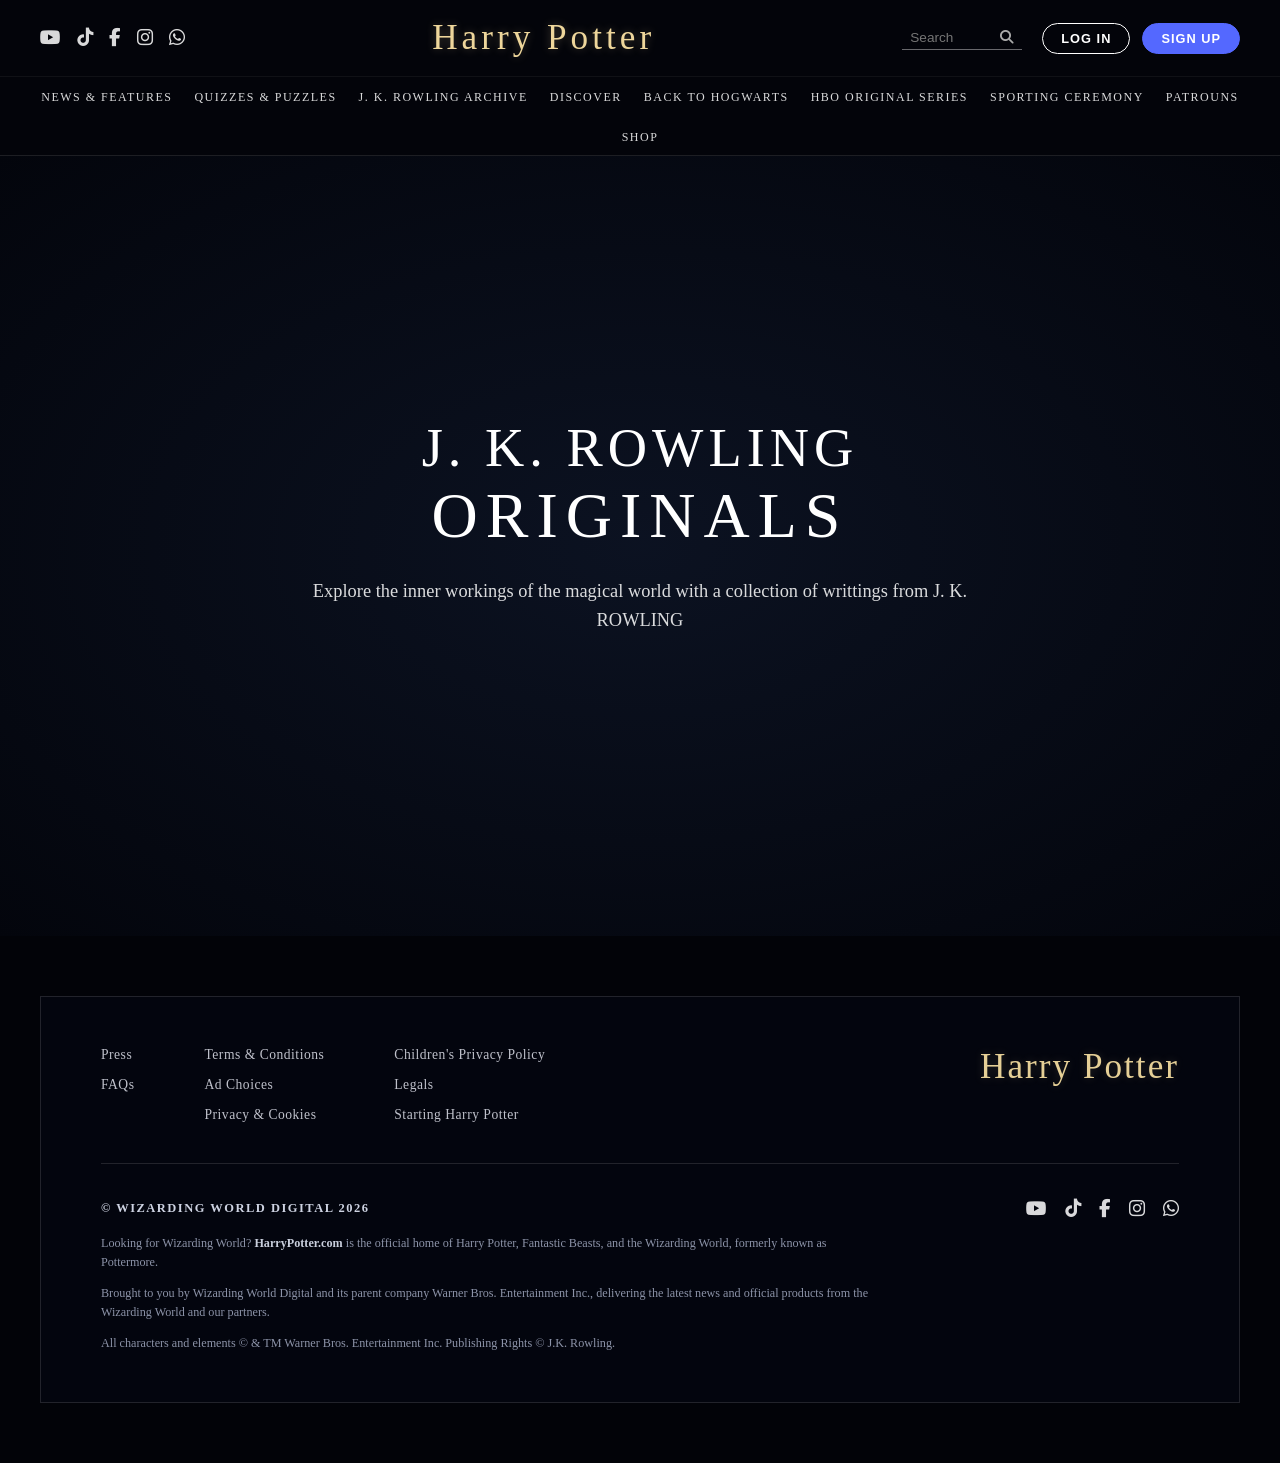
<file: home/index.html>
<!DOCTYPE html>
<html lang="en">

<head>
    <meta charset="UTF-8" />
    <meta name="viewport" content="width=device-width, initial-scale=1.0" />
    <title>Harry Potter | J.K. Rowling Originals</title>
    <link rel="stylesheet" href="style.css" />
    <!-- Font Awesome for Social & Search Icons -->
    <link rel="stylesheet" href="https://cdnjs.cloudflare.com/ajax/libs/font-awesome/6.5.1/css/all.min.css" />
</head>

<body>
    <!-- Header / Navigation -->
    <header class="navbar">
        <div class="top-bar">
            <div class="social-links">
                <a href="#"><i class="fa-brands fa-youtube"></i></a>
                <a href="#"><i class="fa-brands fa-tiktok"></i></a>
                <a href="#"><i class="fa-brands fa-facebook-f"></i></a>
                <a href="#"><i class="fa-brands fa-instagram"></i></a>
                <a href="#"><i class="fa-brands fa-whatsapp"></i></a>
            </div>

            <div class="brand-logo">
                <h1>Harry Potter</h1>
            </div>

            <div class="user-actions">
                <div class="search-box">
                    <input type="text" placeholder="Search" />
                    <i class="fa-solid fa-magnifying-glass"></i>
                </div>
                <button class="btn btn-outline" onclick="window.location.href = 'login.html'">LOG IN</button>
                <button class="btn btn-solid" onclick="window.location.href = 'signup.html'">SIGN UP</button>
            </div>
        </div>
        <nav class="sub-nav">
            <ul>
                <li><a href="#">NEWS & FEATURES</a></li>
                <li><a href="#">QUIZZES & PUZZLES</a></li>
                <li><a href="#">J. K. ROWLING ARCHIVE</a></li>
                <li><a href="#">DISCOVER</a></li>
                <li><a href="#">BACK TO HOGWARTS</a></li>
                <li><a href="#">HBO ORIGINAL SERIES</a></li>
                <li><a href="#">SPORTING CEREMONY</a></li>
                <li><a href="#">PATROUNS</a></li>
                <li><a href="#">SHOP</a></li>
            </ul>
        </nav>
    </header>
    <!--Hero Section-->
    <main class="hero">
        <div class="hero-overlay"></div>
        <div class="hero-content">
            <h2>J. K. ROWLING</h2>
            <h3>ORIGINALS</h3>
            <p>Explore the inner workings of the magical world with a collection of writtings from J. K. ROWLING</p>
            <div class="scrol-diamond"></div>
        </div>
    </main>
    <!-- Footer Section -->
    <footer class="site-footer">
        <div class="footer-container">
            <!-- Top Row: Links & Logo -->
            <div class="footer-top">
                <div class="footer-links-grid">
                    <div class="link-column">
                        <a href="#">Press</a>
                        <a href="#">FAQs</a>
                    </div>
                    <div class="link-column">
                        <a href="#">Terms & Conditions</a>
                        <a href="#">Ad Choices</a>
                        <a href="#">Privacy & Cookies</a>
                    </div>
                    <div class="link-column">
                        <a href="#">Children's Privacy Policy</a>
                        <a href="#">Legals</a>
                        <a href="#">Starting Harry Potter</a>
                    </div>
                </div>

                <div class="footer-logo">
                    <h2>Harry Potter</h2>
                </div>
            </div>

            <div class="footer-divider"></div>

            <!-- Bottom Row: Copyright, Disclaimers & Socials -->
            <div class="footer-bottom">
                <div class="footer-legal-text">
                    <p class="copyright">&copy; WIZARDING WORLD DIGITAL 2026</p>
                    <p>
                        Looking for Wizarding World? <strong>HarryPotter.com</strong> is the official home of Harry
                        Potter, Fantastic Beasts, and the Wizarding World, formerly known as Pottermore.
                    </p>
                    <p>
                        Brought to you by Wizarding World Digital and its parent company Warner Bros. Entertainment
                        Inc., delivering the latest news and official products from the Wizarding World and our
                        partners.
                    </p>
                    <p>
                        All characters and elements &copy; &amp; TM Warner Bros. Entertainment Inc. Publishing Rights
                        &copy; J.K. Rowling.
                    </p>
                </div>

                <div class="footer-socials">
                    <a href="#"><i class="fa-brands fa-youtube"></i></a>
                    <a href="#"><i class="fa-brands fa-tiktok"></i></a>
                    <a href="#"><i class="fa-brands fa-facebook-f"></i></a>
                    <a href="#"><i class="fa-brands fa-instagram"></i></a>
                    <a href="#"><i class="fa-brands fa-whatsapp"></i></a>
                </div>
            </div>
        </div>
    </footer>
    <script src="script.js"></script>
</body>

</html>
</file>
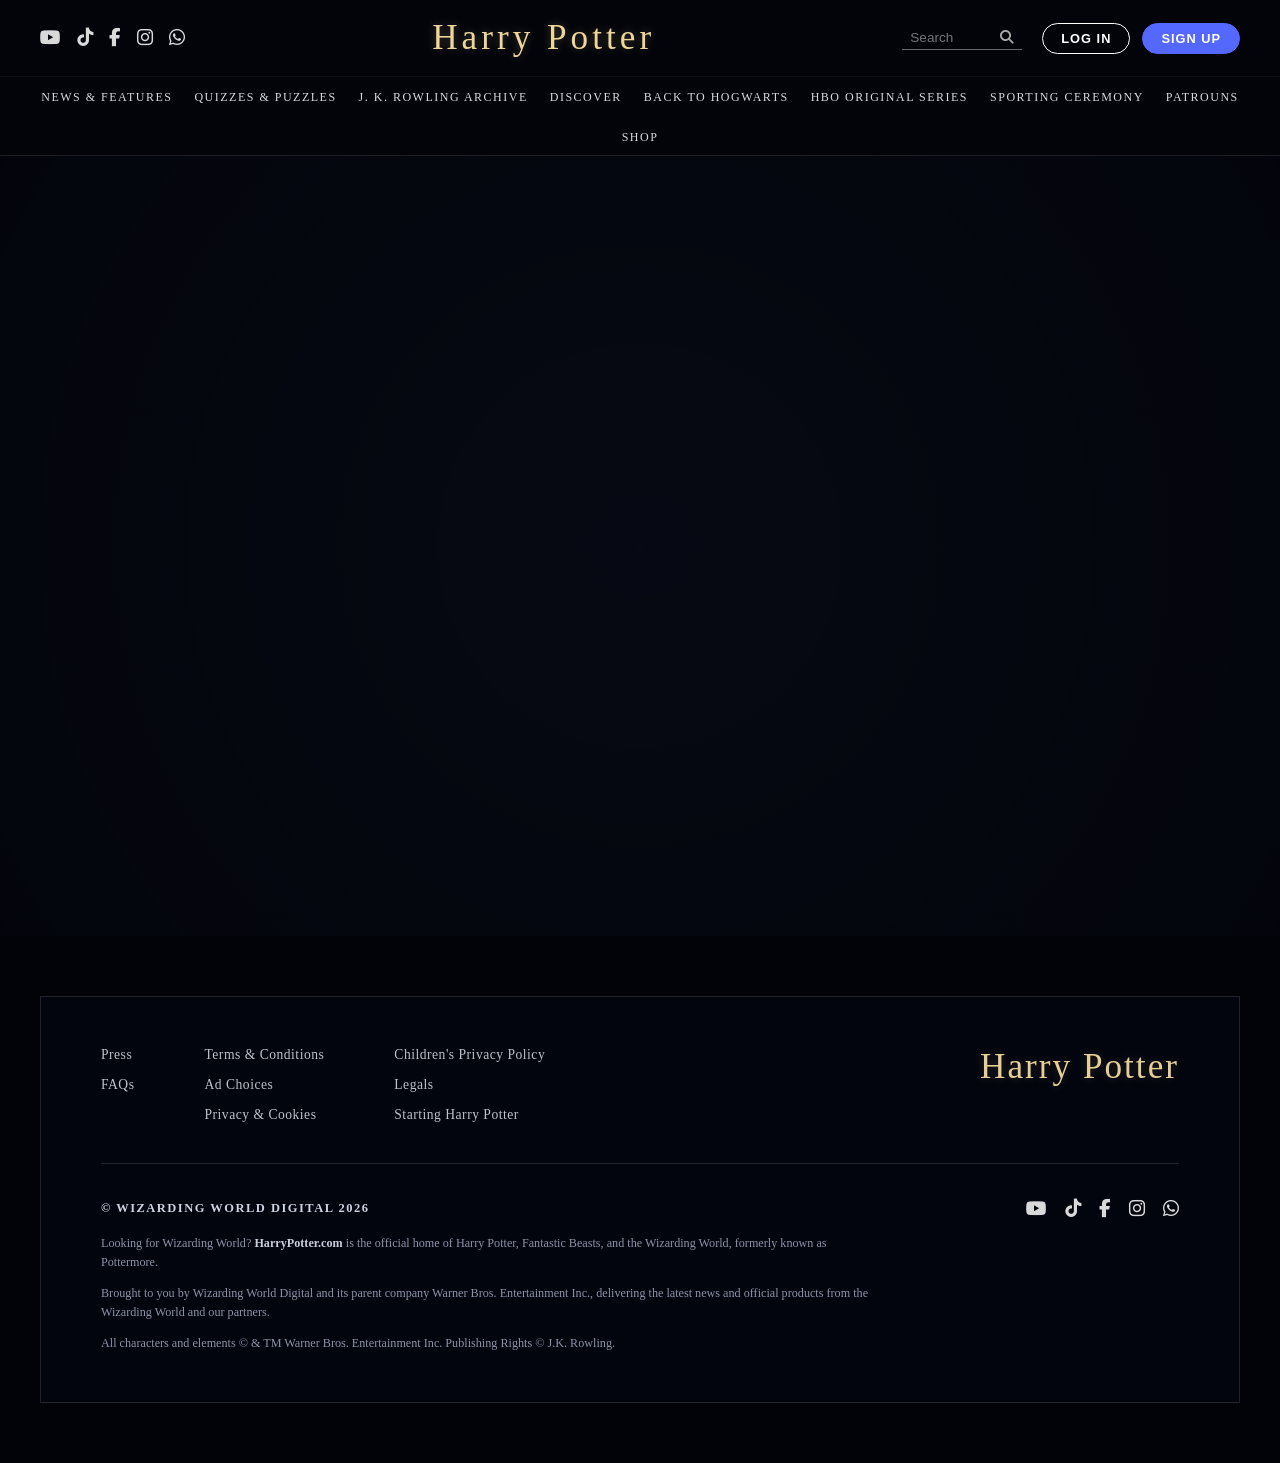
<file: BackToHogwarts.html>
<!DOCTYPE html>
<html lang="en">

<head>
    <meta charset="UTF-8" />
    <meta name="viewport" content="width=device-width, initial-scale=1.0" />
    <title>Harry Potter | J.K. Rowling Originals</title>
    <link rel="stylesheet" href="home/style.css" />
    <!-- Font Awesome for Social & Search Icons -->
    <link rel="stylesheet" href="https://cdnjs.cloudflare.com/ajax/libs/font-awesome/6.5.1/css/all.min.css" />
</head>

<body>
    <!-- Header / Navigation -->
    <header class="navbar">
        <div class="top-bar">
            <div class="social-links">
                <a href="#"><i class="fa-brands fa-youtube"></i></a>
                <a href="#"><i class="fa-brands fa-tiktok"></i></a>
                <a href="#"><i class="fa-brands fa-facebook-f"></i></a>
                <a href="#"><i class="fa-brands fa-instagram"></i></a>
                <a href="#"><i class="fa-brands fa-whatsapp"></i></a>
            </div>

            <div class="brand-logo">
                <h1>Harry Potter</h1>
            </div>

            <div class="user-actions">
                <div class="search-box">
                    <input type="text" placeholder="Search" />
                    <i class="fa-solid fa-magnifying-glass"></i>
                </div>
                <button class="btn btn-outline" onclick="window.location.href = 'login.html'">LOG IN</button>
                <button class="btn btn-solid" onclick="window.location.href = 'signup.html'">SIGN UP</button>
            </div>
        </div>
        <nav class="sub-nav">
            <ul>
                <li><a href="#">NEWS & FEATURES</a></li>
                <li><a href="#">QUIZZES & PUZZLES</a></li>
                <li><a href="#">J. K. ROWLING ARCHIVE</a></li>
                <li><a href="#">DISCOVER</a></li>
                <li><a href="#">BACK TO HOGWARTS</a></li>
                <li><a href="#">HBO ORIGINAL SERIES</a></li>
                <li><a href="#">SPORTING CEREMONY</a></li>
                <li><a href="#">PATROUNS</a></li>
                <li><a href="#">SHOP</a></li>
            </ul>
        </nav>
    </header>

    <!-- Hero Section -->
    <main class="video-hero">
        <video autoplay loop muted playsinline class="bg-video">
            <source src="assets/HogwartsVideo.mp4" type="video/mp4" />
        </video>
        <div class="video-overlay"></div>
        <iframe width="560" height="315" src="https://www.youtube.com/embed/tqqhFtRpnWw?si=dtin6x7PZ0aP6Fpe"
            title="YouTube video player" frameborder="0"
            allow="accelerometer; autoplay; clipboard-write; encrypted-media; gyroscope; picture-in-picture; web-share"
            referrerpolicy="strict-origin-when-cross-origin" allowfullscreen></iframe>
    </main>



    <!-- Footer Section -->
    <footer class="site-footer">
        <div class="footer-container">
            <!-- Top Row: Links & Logo -->
            <div class="footer-top">
                <div class="footer-links-grid">
                    <div class="link-column">
                        <a href="#">Press</a>
                        <a href="#">FAQs</a>
                    </div>
                    <div class="link-column">
                        <a href="#">Terms & Conditions</a>
                        <a href="#">Ad Choices</a>
                        <a href="#">Privacy & Cookies</a>
                    </div>
                    <div class="link-column">
                        <a href="#">Children's Privacy Policy</a>
                        <a href="#">Legals</a>
                        <a href="#">Starting Harry Potter</a>
                    </div>
                </div>

                <div class="footer-logo">
                    <h2>Harry Potter</h2>
                </div>
            </div>

            <div class="footer-divider"></div>

            <!-- Bottom Row: Copyright, Disclaimers & Socials -->
            <div class="footer-bottom">
                <div class="footer-legal-text">
                    <p class="copyright">&copy; WIZARDING WORLD DIGITAL 2026</p>
                    <p>
                        Looking for Wizarding World? <strong>HarryPotter.com</strong> is the official home of Harry
                        Potter, Fantastic Beasts, and the Wizarding World, formerly known as Pottermore.
                    </p>
                    <p>
                        Brought to you by Wizarding World Digital and its parent company Warner Bros. Entertainment
                        Inc., delivering the latest news and official products from the Wizarding World and our
                        partners.
                    </p>
                    <p>
                        All characters and elements &copy; &amp; TM Warner Bros. Entertainment Inc. Publishing Rights
                        &copy; J.K. Rowling.
                    </p>
                </div>

                <div class="footer-socials">
                    <a href="#"><i class="fa-brands fa-youtube"></i></a>
                    <a href="#"><i class="fa-brands fa-tiktok"></i></a>
                    <a href="#"><i class="fa-brands fa-facebook-f"></i></a>
                    <a href="#"><i class="fa-brands fa-instagram"></i></a>
                    <a href="#"><i class="fa-brands fa-whatsapp"></i></a>
                </div>
            </div>
        </div>
    </footer>
    <script src="home/script.js"></script>
</body>

</html>
</file>
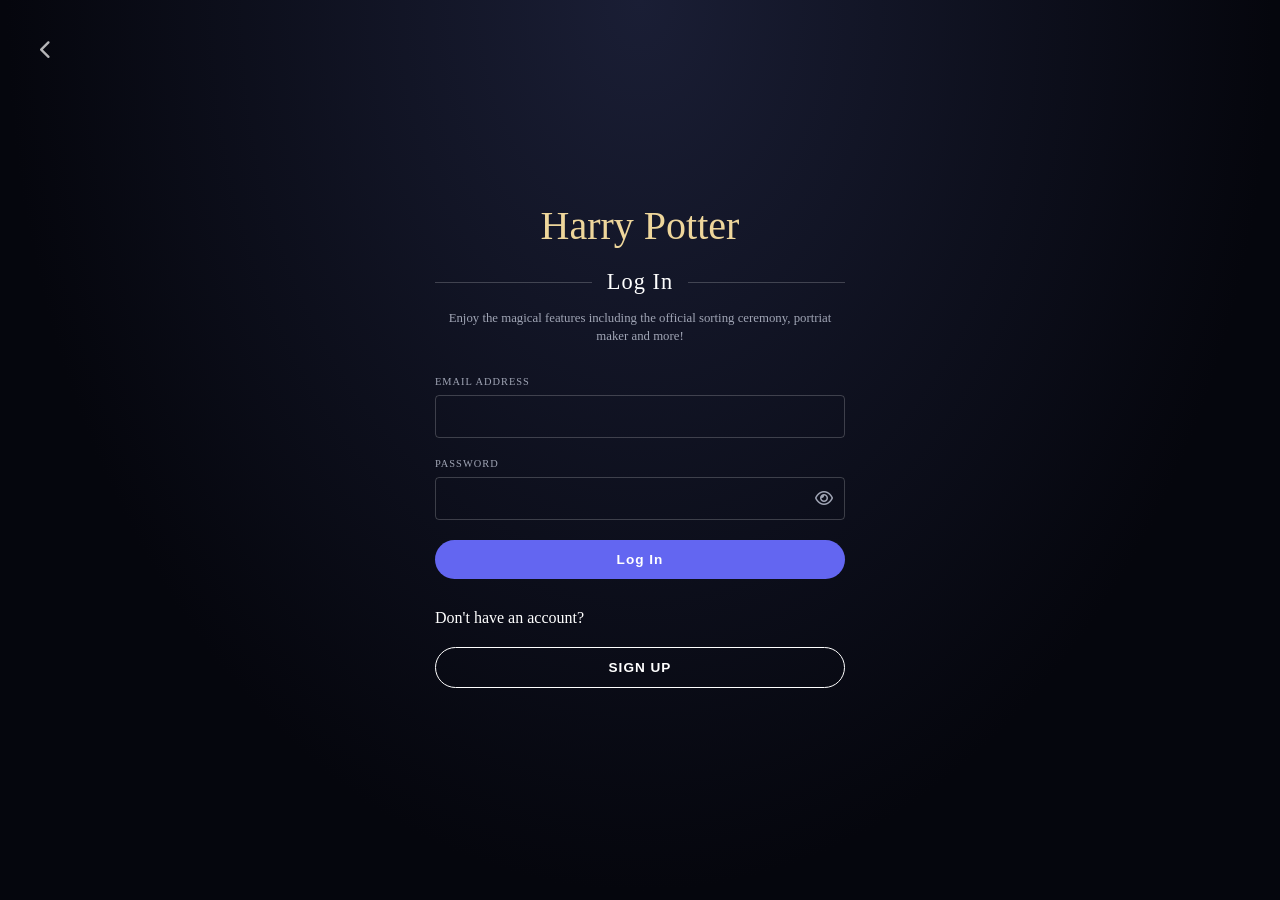
<file: home/login.html>
<!DOCTYPE html>
<html lang="en">

<head>
    <meta charset="UTF-8">
    <meta name="viewport" content="width=device-width, initial-scale=1.0">
    <title>Log In | Harry Potter</title>
    <link rel="stylesheet" href="style.css">
    <link rel="stylesheet" href="https://cdnjs.cloudflare.com/ajax/libs/font-awesome/6.5.1/css/all.min.css" />
</head>

<body class="signup-body">
    <!--Back Button-->
    <a href="index.html" class="back-btn"><i class="fa-solid fa-chevron-left"></i></a>
    <div class="signup-container">
        <!--Logo-->
        <h1 class="hp-logo">Harry Potter</h1>
        <!--Section Title-->
        <div class="title-with-lines">
            <span></span>
            <h2>Log In</h2>
            <span></span>
        </div>
        <p class="subtitle">Enjoy the magical features including the official sorting ceremony,
            portriat maker and more!
        </p>
        <!--Log In Form-->
        <form id="loginForm" class="signup-form">

            <div class="form-group">
                <label for="email">EMAIL ADDRESS</label>
                <input type="email" id="email" required>
            </div>
            <div class="form-group">
                <label for="password">PASSWORD</label>
                <div class="password-wrapper">
                    <input type="password" id="password" required>
                    <i class="fa-regular fa-eye" id="togglePassword"></i>
                </div>
            </div>

            <button type="submit" class="btn btn-solid-blue btn-full">Log In</button>
            <p>Don't have an account?</p>
            <button type="button" class="btn btn-outline btn-full" onclick="window.location.href = 'signup.html'">SIGN
                UP</button>
    </div>
    </form>
    <script src="script.js"></script>
</body>

</html>
</file>
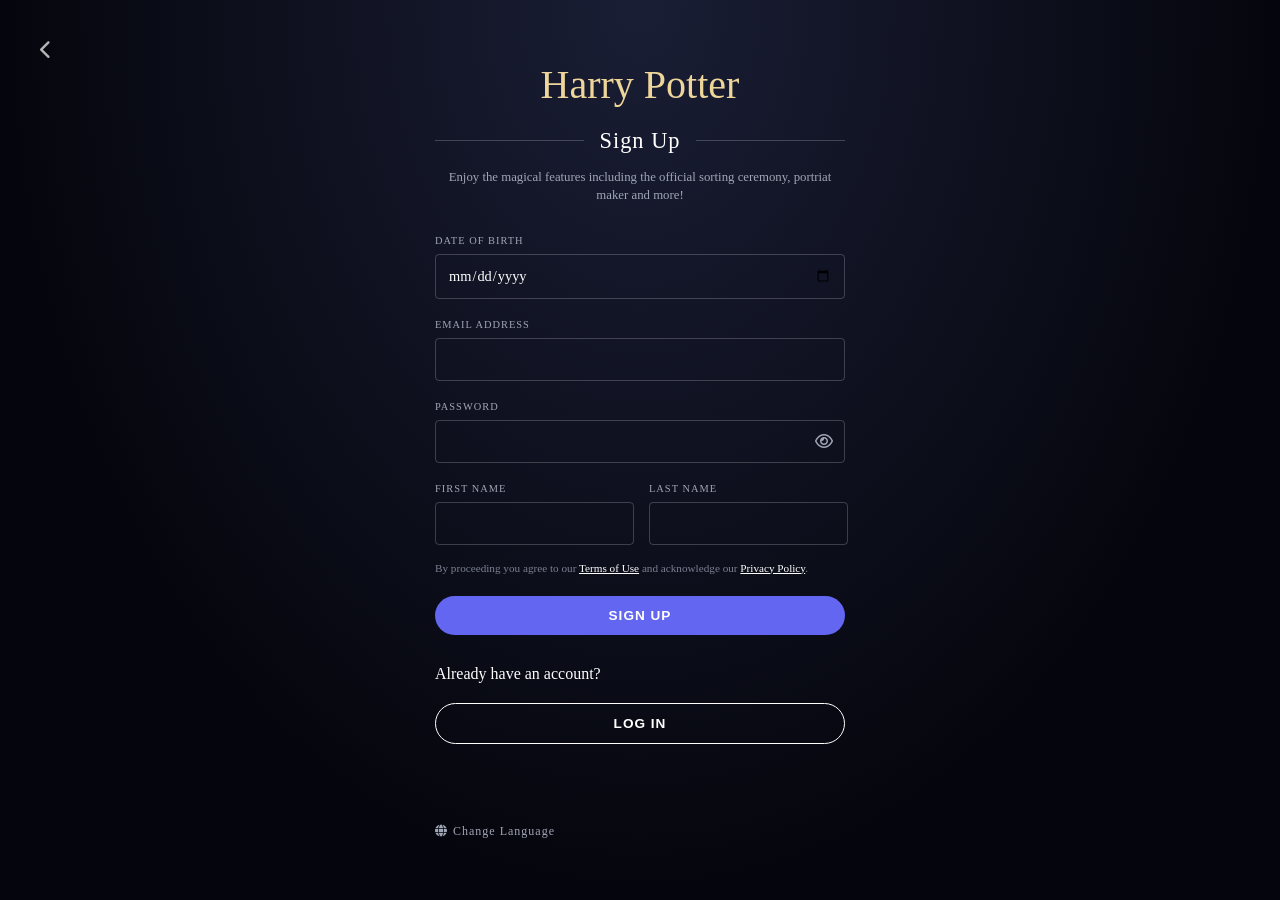
<file: home/signup.html>
<!DOCTYPE html>
<html lang="en">

<head>
    <meta charset="UTF-8">
    <meta name="viewport" content="width=device-width, initial-scale=1.0">
    <title>Sign Up | Harry Potter</title>
    <link rel="stylesheet" href="style.css">
    <link rel="stylesheet" href="https://cdnjs.cloudflare.com/ajax/libs/font-awesome/6.5.1/css/all.min.css" />
</head>

<body class="signup-body">
    <!--Back Button-->
    <a href="index.html" class="back-btn"><i class="fa-solid fa-chevron-left"></i></a>
    <div class="signup-container">
        <!--Logo-->
        <h1 class="hp-logo">Harry Potter</h1>
        <!--Section Title-->
        <div class="title-with-lines">
            <span></span>
            <h2>Sign Up</h2>
            <span></span>
        </div>
        <p class="subtitle">Enjoy the magical features including the official sorting ceremony,
            portriat maker and more!
        </p>
        <!--Sign Up Form-->
        <form id="signupForm" class="signup-form">
            <div class="form-group">
                <label for="dob">DATE OF BIRTH</label>
                <input type="date" id="dob" placeholder="DD/MM/YYYY" required>
            </div>
            <div class="form-group">
                <label for="email">EMAIL ADDRESS</label>
                <input type="email" id="email" required>
            </div>
            <div class="form-group">
                <label for="password">PASSWORD</label>
                <div class="password-wrapper">
                    <input type="password" id="password" required>
                    <i class="fa-regular fa-eye" id="togglePassword"></i>
                </div>
            </div>
            <div class="form-row">
                <div class="form-group">
                    <label for="firsName">FIRST NAME</label>
                    <input type="text" id="firstname" required>
                </div>
                <div class="form-group">
                    <label for="lastName">LAST NAME</label>
                    <input type="text" id="lastname" required>
                </div>
            </div>
            <p class="terms-text">By proceeding you agree to our <a href="#">Terms of Use</a> and
                acknowledge our <a href="#">Privacy Policy</a>.
            </p>
            <button type="submit" class="btn btn-solid-blue btn-full" onclick="window.location.href = 'index.html'">SIGN
                UP</button>
            <p>Already have an account?</p>
            <button class="btn btn-outline btn-full" onclick="">LOG IN</button>
            </p>
            <div class="change-language">
                <i class="fa-solid fa-globe"></i>Change Language
            </div>
    </div>
    </form>
    </div>
    <script src="script.js"></script>
</body>

</html>
</file>
<file: home/style.css>
* {
    margin: 0;
    padding: 0;
    box-sizing: border-box;
}

body {
    font-family: 'Cinzel', 'Times New Roman', serif;
    background-color: #05060d;
    color: #ffffff;
    overflow-x: hidden;
}

/* Header & Navbar */
.navbar {
    background-color: #03040a;
    border-bottom: 1px solid rgba(255, 255, 255, 0.1);
    position: sticky;
    top: 0;
    z-index: 1000;
}

.top-bar {
    display: flex;
    justify-content: space-between;
    align-items: center;
    padding: 18px 40px;
}

.social-links {
    display: flex;
    gap: 16px;
}

.social-links a {
    color: #fff;
    font-size: 1.15rem;
    text-decoration: none;
    opacity: 0.85;
    transition: opacity 0.2s;
}

.social-links a:hover {
    opacity: 1;
}

.brand-logo h1 {
    font-size: 2.2rem;
    font-weight: 500;
    letter-spacing: 4px;
    color: #eed69b;
    text-shadow: 0 0 10px rgba(238, 214, 155, 0.3);
}

.user-actions {
    display: flex;
    align-items: center;
    gap: 12px;
}

.search-box {
    display: flex;
    align-items: center;
    border-bottom: 1px solid rgba(255, 255, 255, 0.4);
    padding: 4px 8px;
    margin-right: 8px;
}

.search-box input {
    background: transparent;
    border: none;
    outline: none;
    color: #fff;
    font-size: 0.85rem;
    width: 90px;
}

.search-box i {
    font-size: 0.85rem;
    color: #aaa;
    cursor: pointer;
}

.btn {
    padding: 7px 18px;
    border-radius: 20px;
    font-size: 0.8rem;
    font-weight: bold;
    cursor: pointer;
    letter-spacing: 1px;
}

.btn-outline {
    background: transparent;
    border: 1.5px solid #fff;
    color: #fff;
}

.btn-solid {
    background: #5468ff;
    border: 1.5px solid #5468ff;
    color: #fff;
}

.btn-solid:hover {
    background: #4354df;
}

/* Secondary Navigation */
.sub-nav {
    display: flex;
    justify-content: center;
    padding: 10px 20px;
    border-top: 1px solid rgba(255, 255, 255, 0.05);
}

.sub-nav ul {
    display: flex;
    list-style: none;
    gap: 22px;
    flex-wrap: wrap;
    justify-content: center;
}

.sub-nav ul li a {
    color: #ffffff;
    text-decoration: none;
    font-size: 0.75rem;
    letter-spacing: 1.5px;
    opacity: 0.85;
    transition: opacity 0.2s;
}

.sub-nav ul li a:hover,
.sub-nav ul li a.active {
    opacity: 1;
}

.sub-nav ul li a i {
    font-size: 0.6rem;
    margin-left: 2px;
}

/* Hero Section */
.hero {
    position: relative;
    min-height: calc(100vh - 120px);
    display: flex;
    justify-content: center;
    align-items: center;
    text-align: center;
    background: radial-gradient(ellipse at center, rgba(16, 26, 47, 0.6) 0%, rgba(3, 5, 12, 0.95) 100%),
        url("https://images.unsplash.com/photo-1506703719100-a0f3a48c0f86?q=80&w=2070&auto=format&fit=crop") center/cover no-repeat;
}

.hero-content {
    max-width: 750px;
    padding: 20px;
    z-index: 2;
}

.hero-content h2 {
    font-size: 3.4rem;
    font-weight: 400;
    letter-spacing: 5px;
}

.hero-content h3 {
    font-size: 4rem;
    font-weight: 500;
    letter-spacing: 8px;
    margin-bottom: 24px;
}

.hero-content p {
    font-size: 1.15rem;
    font-weight: 300;
    line-height: 1.6;
    opacity: 0.85;
    margin-bottom: 40px;
}

/* Bottom Diamond Indicator */
.scroll-diamond {
    width: 14px;
    height: 14px;
    border: 1px solid rgba(255, 255, 255, 0.6);
    transform: rotate(45deg);
    margin: 0 auto;
}

/* Footer Styles */
.site-footer {
    background-color: #020308;
    padding: 60px 40px;
    display: flex;
    justify-content: center;
}

.footer-container {
    width: 100%;
    max-width: 1300px;
    border: 1px solid rgba(255, 255, 255, 0.12);
    padding: 50px 60px;
    background-color: #03050e;
}

/* Top Section */
.footer-top {
    display: flex;
    justify-content: space-between;
    align-items: flex-start;
    gap: 40px;
}

.footer-links-grid {
    display: flex;
    gap: 70px;
    flex-wrap: wrap;
}

.link-column {
    display: flex;
    flex-direction: column;
    gap: 14px;
}

.link-column a {
    color: #e0e2ec;
    text-decoration: none;
    font-size: 0.85rem;
    font-family: inherit;
    letter-spacing: 0.5px;
    opacity: 0.85;
    transition: opacity 0.2s ease, color 0.2s ease;
}

.link-column a:hover {
    opacity: 1;
    color: #eed69b;
}

.footer-logo h2 {
    font-size: 2.2rem;
    font-weight: 500;
    letter-spacing: 2px;
    color: #e5cf96;
    text-shadow: 0 0 10px rgba(229, 207, 150, 0.2);
    white-space: nowrap;
}

/* Divider Line */
.footer-divider {
    height: 1px;
    background: rgba(255, 255, 255, 0.12);
    margin: 40px 0 35px 0;
}

/* Bottom Section */
.footer-bottom {
    display: flex;
    justify-content: space-between;
    align-items: flex-start;
    gap: 40px;
}

.footer-legal-text {
    max-width: 780px;
    display: flex;
    flex-direction: column;
    gap: 12px;
}

.footer-legal-text .copyright {
    letter-spacing: 1.5px;
    font-size: 0.78rem;
    font-weight: 600;
    color: #ced3e2;
    margin-bottom: 4px;
}

.footer-legal-text p {
    font-size: 0.76rem;
    line-height: 1.55;
    color: #8c93a8;
    font-weight: 300;
}

.footer-legal-text strong {
    color: #c9cfdd;
    font-weight: 600;
}

/* Bottom Social Icons */
.footer-socials {
    display: flex;
    gap: 18px;
    align-items: center;
    flex-shrink: 0;
}

.footer-socials a {
    color: #ffffff;
    font-size: 1.15rem;
    text-decoration: none;
    opacity: 0.85;
    transition: opacity 0.2s, transform 0.2s;
}

.footer-socials a:hover {
    opacity: 1;
    transform: translateY(-2px);
}

/* Responsive adjustments */
@media (max-width: 900px) {
    .footer-container {
        padding: 30px 20px;
    }

    .footer-top,
    .footer-bottom {
        flex-direction: column-reverse;
        gap: 25px;
    }

    .footer-links-grid {
        gap: 30px;
    }

    .footer-socials {
        align-self: flex-start;
    }
}

/* Video Hero Section */
.video-hero {
    position: relative;
    min-height: calc(100vh - 120px);
    display: flex;
    justify-content: center;
    align-items: center;
    overflow: hidden;
    background-color: #05060d;
}

.bg-video {
    position: absolute;
    top: 50%;
    left: 50%;
    min-width: 100%;
    min-height: 100%;
    width: auto;
    height: auto;
    transform: translateX(-50%) translateY(-50%);
    object-fit: cover;
    z-index: 0;
}

.video-overlay {
    position: absolute;
    top: 0;
    left: 0;
    width: 100%;
    height: 100%;
    background: radial-gradient(circle, rgba(16, 26, 47, 0.2) 0%, rgba(3, 5, 12, 0.7) 100%);
    z-index: 1;
}

.video-content {
    position: relative;
    z-index: 2;
    text-align: center;
    padding: 0 20px;
    width: 100%;
    max-width: 900px;
}

.hogwarts-hero-logo {
    width: 100%;
    max-width: 700px;
    height: auto;
    filter: drop-shadow(0 0 15px rgba(255, 255, 255, 0.1));
}

/* SIGN UP PAGE STYLES */

.signup-body {
    background: radial-gradient(ellipse at top, #1a1e35 0%, #05060d 70%);
    min-height: 100vh;
    display: flex;
    justify-content: center;
    align-items: center;
    position: relative;
}

.back-btn {
    position: absolute;
    top: 40px;
    left: 40px;
    color: #fff;
    font-size: 1.2rem;
    text-decoration: none;
    opacity: 0.7;
    transition: opacity 0.2s;
}

.back-btn:hover {
    opacity: 1;
}

.signup-container {
    width: 100%;
    max-width: 450px;
    padding: 20px;
    text-align: center;
    display: flex;
    flex-direction: column;
    align-items: center;
}

.hp-logo {
    font-family: 'Cinzel', serif;
    font-size: 2.5rem;
    font-weight: 500;
    color: #eed69b;
    margin-bottom: 20px;
}

.title-with-lines {
    display: flex;
    align-items: center;
    width: 100%;
    gap: 15px;
    margin-bottom: 15px;
}

.title-with-lines span {
    flex-grow: 1;
    height: 1px;
    background-color: rgba(255, 255, 255, 0.2);
}

.title-with-lines h2 {
    font-size: 1.4rem;
    font-weight: 400;
    letter-spacing: 1px;
}

.subtitle {
    font-size: 0.8rem;
    color: #a0a5b5;
    line-height: 1.4;
    margin-bottom: 30px;
}

.signup-form {
    width: 100%;
    display: flex;
    flex-direction: column;
    gap: 20px;
    text-align: left;
}

.form-group {
    display: flex;
    flex-direction: column;
    gap: 8px;
    width: 100%;
}

.form-row {
    display: flex;
    gap: 15px;
}

.form-row .form-group {
    flex: 1;
}

.form-group label {
    font-size: 0.65rem;
    letter-spacing: 1px;
    color: #a0a5b5;
}

.form-group input {
    background: transparent;
    border: 1px solid rgba(255, 255, 255, 0.2);
    border-radius: 4px;
    padding: 12px;
    color: #fff;
    font-family: inherit;
    font-size: 0.9rem;
    outline: none;
    transition: border-color 0.3s;
}

.form-group input:focus {
    border-color: #5468ff;
}

.password-wrapper {
    position: relative;
    display: flex;
    align-items: center;
}

.password-wrapper input {
    width: 100%;
    padding-right: 40px;
}

.password-wrapper i {
    position: absolute;
    right: 12px;
    color: #a0a5b5;
    cursor: pointer;
}

.terms-text {
    font-size: 0.7rem;
    color: #7a7f92;
    line-height: 1.5;
    margin-top: -5px;
}

.terms-text a {
    color: #fff;
    text-decoration: underline;
}

.btn-full {
    width: 100%;
    padding: 12px;
    border-radius: 25px;
    font-size: 0.85rem;
    margin-bottom: 10px;
}

.btn-solid-blue {
    background-color: #6366f1;
    border: none;
    color: white;
    font-weight: bold;
    cursor: pointer;
    transition: background 0.3s;
}

.btn-solid-blue:hover {
    background-color: #4f46e5;
}

.login-redirect {
    width: 100%;
    margin-top: 20px;
    padding-top: 20px;
    border-top: 1px solid rgba(255, 255, 255, 0.1);
}

.login-redirect p {
    font-size: 0.9rem;
    font-weight: bold;
    margin-bottom: 15px;
}

.change-language {
    margin-top: 30px;
    font-size: 0.75rem;
    color: #a0a5b5;
    cursor: pointer;
    letter-spacing: 1px;
}

.change-language i {
    margin-right: 5px;
}
</file>
